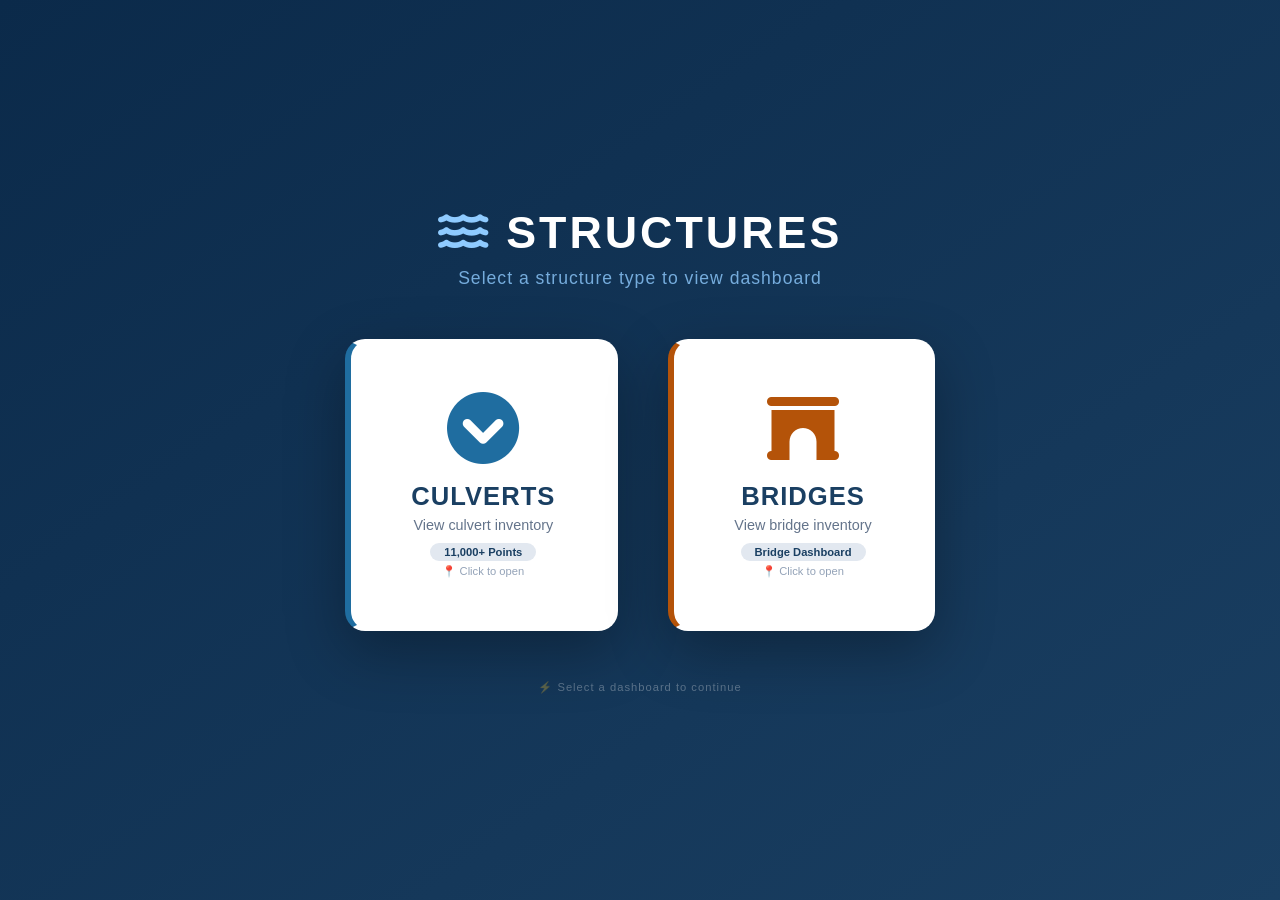
<file: index.html>
<!DOCTYPE html>
<html lang="en">
<head>
    <meta charset="UTF-8" />
    <meta name="viewport" content="width=device-width, initial-scale=1.0" />
    <title>STRUCTURES · Dashboard</title>
    <link rel="stylesheet" href="https://cdnjs.cloudflare.com/ajax/libs/font-awesome/6.0.0-beta3/css/all.min.css" />
    <style>
        * {
            margin: 0;
            padding: 0;
            box-sizing: border-box;
            font-family: 'Segoe UI', Roboto, sans-serif;
        }
        body {
            background: linear-gradient(145deg, #0b2a4a, #1a3f62);
            display: flex;
            justify-content: center;
            align-items: center;
            height: 100vh;
            overflow: hidden;
        }
        .container {
            text-align: center;
            padding: 40px;
        }
        h1 {
            color: white;
            font-size: 2.8rem;
            margin-bottom: 10px;
            letter-spacing: 3px;
        }
        h1 i {
            color: #8fcbff;
        }
        .sub-title {
            color: #8fcbff;
            font-size: 1.1rem;
            margin-bottom: 50px;
            opacity: 0.8;
            letter-spacing: 1px;
        }
        .cards {
            display: flex;
            gap: 50px;
            justify-content: center;
            flex-wrap: wrap;
        }
        .card {
            background: white;
            border-radius: 20px;
            padding: 50px 60px;
            text-align: center;
            box-shadow: 0 20px 60px rgba(0,0,0,0.3);
            transition: all 0.3s ease;
            cursor: pointer;
            min-width: 250px;
            border: 3px solid transparent;
            text-decoration: none;
            color: #1a3f62;
            position: relative;
            overflow: hidden;
        }
        .card::before {
            content: '';
            position: absolute;
            top: 0;
            left: 0;
            right: 0;
            bottom: 0;
            opacity: 0.05;
            transition: all 0.3s ease;
        }
        .card:hover {
            transform: translateY(-12px);
            border-color: #8fcbff;
            box-shadow: 0 30px 80px rgba(0,0,0,0.4);
        }
        .card:hover::before {
            opacity: 0.1;
        }
        .card i {
            font-size: 4.5rem;
            margin-bottom: 18px;
            display: block;
        }
        .card h2 {
            font-size: 1.6rem;
            font-weight: 700;
            color: #1a3f62;
            letter-spacing: 1px;
        }
        .card p {
            color: #64748b;
            font-size: 0.9rem;
            margin-top: 6px;
        }
        .card .badge {
            background: #e2e8f0;
            padding: 3px 14px;
            border-radius: 20px;
            font-size: 0.7rem;
            color: #1a3f62;
            display: inline-block;
            margin-top: 10px;
            font-weight: 600;
        }
        .card-culvert {
            border-left: 6px solid #1f6da0;
        }
        .card-culvert i {
            color: #1f6da0;
        }
        .card-culvert:hover {
            border-color: #1f6da0;
        }
        .card-bridge {
            border-left: 6px solid #b45309;
        }
        .card-bridge i {
            color: #b45309;
        }
        .card-bridge:hover {
            border-color: #b45309;
        }
        .card .count {
            font-size: 0.7rem;
            color: #94a3b8;
            margin-top: 4px;
        }
        .footer {
            color: rgba(255,255,255,0.3);
            font-size: 0.7rem;
            margin-top: 50px;
            letter-spacing: 1px;
        }
        @media (max-width: 650px) {
            h1 { font-size: 2rem; }
            .cards { gap: 20px; }
            .card { padding: 30px 40px; min-width: 180px; }
            .card i { font-size: 3rem; }
            .card h2 { font-size: 1.2rem; }
        }
    </style>
</head>
<body>
    <div class="container">
        <h1><i class="fas fa-water"></i> STRUCTURES</h1>
        <p class="sub-title">Select a structure type to view dashboard</p>
        
        <div class="cards">
            <!-- CULVERTS Card -->
            <a href="index_culvert.html" class="card card-culvert">
                <i class="fas fa-chevron-circle-down"></i>
                <h2>CULVERTS</h2>
                <p>View culvert inventory</p>
                <span class="badge">11,000+ Points</span>
                <div class="count">📍 Click to open</div>
            </a>
            
            <!-- BRIDGES Card - FIXED -->
            <a href="Bridges.html" class="card card-bridge">
                <i class="fas fa-archway"></i>  <!-- ✅ ARCHWAY ICON -->
                <h2>BRIDGES</h2>
                <p>View bridge inventory</p>
                <span class="badge">Bridge Dashboard</span>
                <div class="count">📍 Click to open</div>
            </a>
        </div>
        
        <div class="footer">⚡ Select a dashboard to continue</div>
    </div>
</body>
</html>
</file>
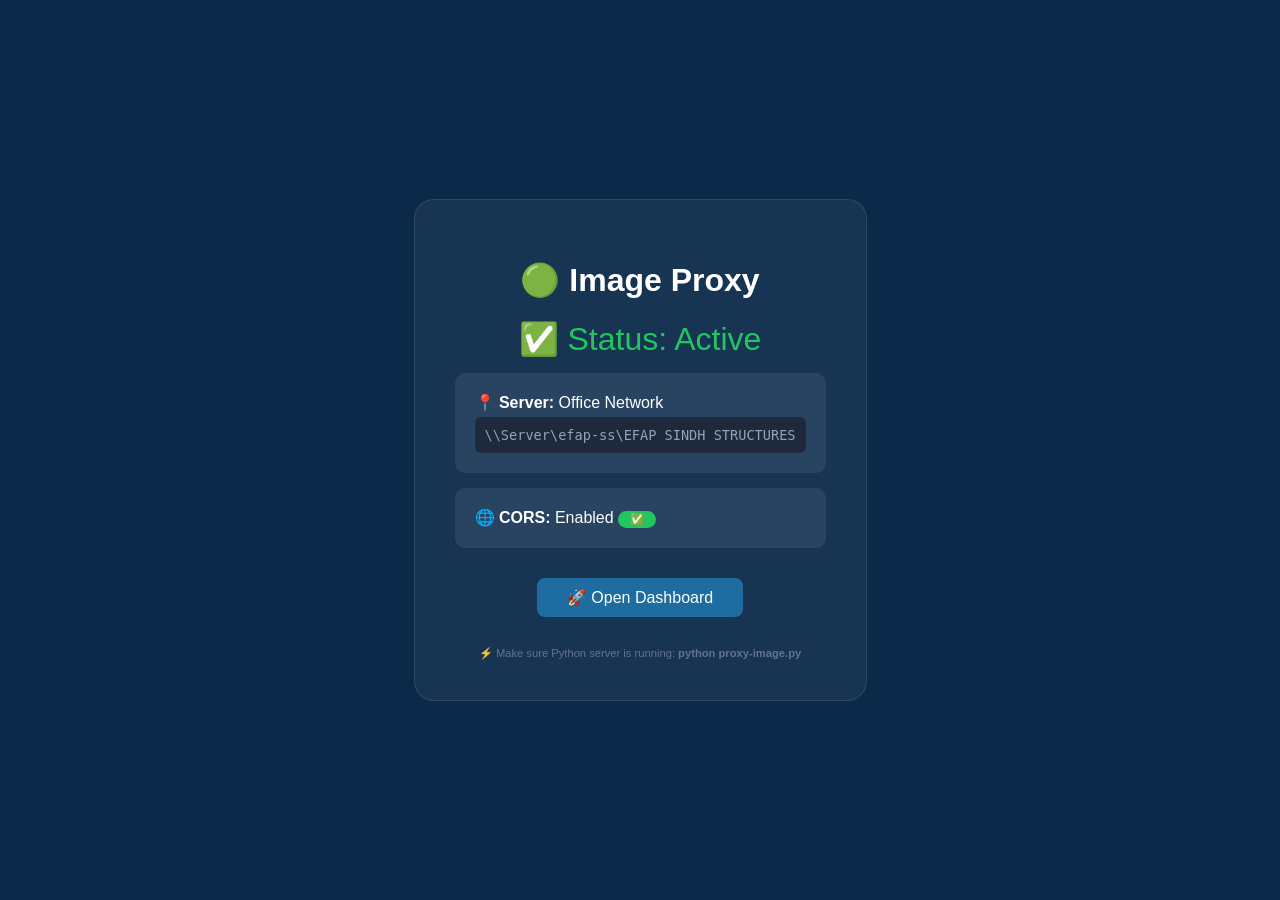
<file: proxy.html>
<!DOCTYPE html>
<html lang="en">
<head>
    <meta charset="UTF-8">
    <meta name="viewport" content="width=device-width, initial-scale=1.0">
    <title>Proxy Status - Office Network</title>
    <style>
        body {
            font-family: 'Segoe UI', sans-serif;
            background: #0b2a4a;
            color: white;
            display: flex;
            justify-content: center;
            align-items: center;
            height: 100vh;
            margin: 0;
            flex-direction: column;
        }
        .container {
            text-align: center;
            padding: 40px;
            background: rgba(255,255,255,0.05);
            border-radius: 20px;
            border: 1px solid rgba(255,255,255,0.1);
            max-width: 600px;
        }
        .status {
            color: #22c55e;
            font-size: 2rem;
            margin: 10px 0;
        }
        .info {
            background: rgba(255,255,255,0.08);
            padding: 20px;
            border-radius: 10px;
            margin: 15px 0;
            text-align: left;
        }
        .path {
            background: #1e293b;
            padding: 10px;
            border-radius: 6px;
            font-family: monospace;
            font-size: 0.85rem;
            word-break: break-all;
            margin-top: 5px;
            color: #94a3b8;
        }
        .btn {
            display: inline-block;
            padding: 10px 30px;
            background: #1f6da0;
            color: white;
            border: none;
            border-radius: 8px;
            font-size: 1rem;
            cursor: pointer;
            text-decoration: none;
            margin-top: 15px;
            transition: all 0.3s;
        }
        .btn:hover {
            background: #1a5a85;
            transform: scale(1.05);
        }
        .footer {
            margin-top: 30px;
            font-size: 0.7rem;
            color: #64748b;
        }
        .badge {
            display: inline-block;
            background: #22c55e;
            color: white;
            padding: 2px 12px;
            border-radius: 20px;
            font-size: 0.7rem;
        }
    </style>
</head>
<body>
    <div class="container">
        <h1>🟢 Image Proxy</h1>
        <div class="status">✅ Status: Active</div>
        <div class="info">
            <strong>📍 Server:</strong> Office Network
            <div class="path">\\Server\efap-ss\EFAP SINDH STRUCTURES</div>
        </div>
        <div class="info">
            <strong>🌐 CORS:</strong> Enabled <span class="badge">✅</span>
        </div>
        <a href="https://junaid-22.github.io/SINDH_DASHBAORD/" target="_blank" class="btn">
            🚀 Open Dashboard
        </a>
        <div class="footer">⚡ Make sure Python server is running: <strong>python proxy-image.py</strong></div>
    </div>
</body>
</html>
</file>
